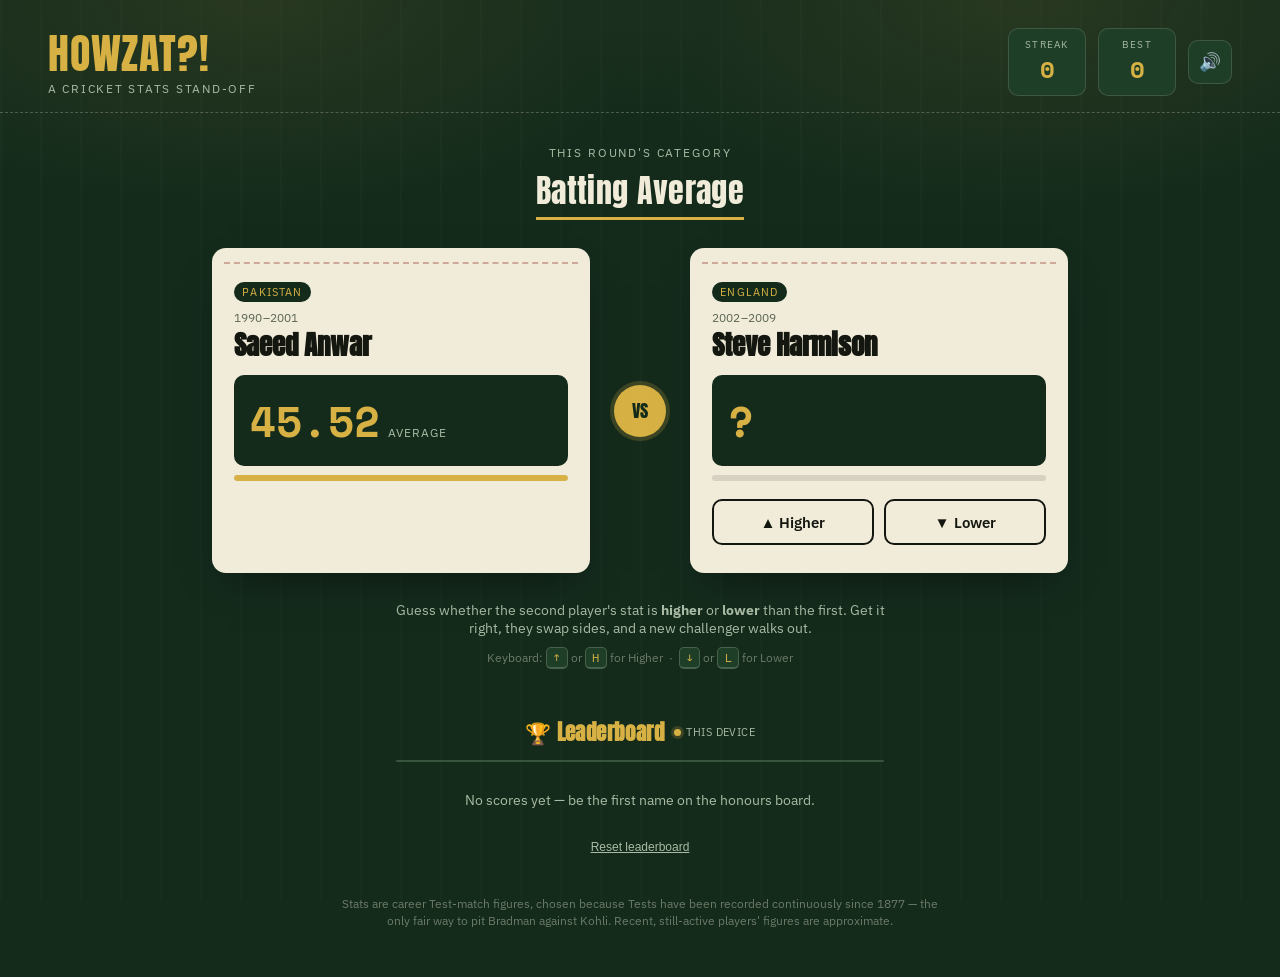
<file: index.html>
<!DOCTYPE html>
<html lang="en">
<head>
<meta charset="UTF-8">
<meta name="viewport" content="width=device-width, initial-scale=1.0">
<title>HOWZAT?! — Higher or Lower Cricket Stats</title>
<link rel="preconnect" href="https://fonts.googleapis.com">
<link href="https://fonts.googleapis.com/css2?family=Anton&family=Space+Mono:wght@400;700&family=IBM+Plex+Sans:wght@400;500;600&display=swap" rel="stylesheet">
<link rel="stylesheet" href="style.css">
</head>
<body>

<div class="stadium-glow"></div>
<div class="confetti-layer" id="confettiLayer"></div>
<div class="milestone-banner hidden" id="milestoneBanner"></div>

<header class="topbar">
  <div class="brand">
    <span class="brand-main">HOWZAT?!</span>
    <span class="brand-sub">a cricket stats stand-off</span>
  </div>
  <div class="score-panel">
    <div class="score-box">
      <span class="score-label">Streak</span>
      <span class="score-value" id="streak">0</span>
    </div>
    <div class="score-box">
      <span class="score-label">Best</span>
      <span class="score-value" id="best">0</span>
    </div>
    <button class="icon-btn" id="soundToggle" type="button" aria-pressed="true" title="Toggle sound">🔊</button>
  </div>
</header>

<main class="arena">

  <div class="stat-banner">
    <span class="stat-banner-eyebrow">This round's category</span>
    <span class="stat-banner-value" id="statCategory">—</span>
  </div>

  <div class="battle" id="battle">

    <article class="player-card" id="cardA">
      <div class="card-seam"></div>
      <div class="country-tag" id="countryA"></div>
      <p class="era-tag" id="eraA"></p>
      <h2 class="player-name" id="nameA"></h2>
      <div class="stat-window">
        <span class="stat-figure" id="valueA">0</span>
        <span class="stat-unit" id="unitA"></span>
      </div>
      <div class="compare-bar-track"><div class="compare-bar" id="barA"></div></div>
    </article>

    <div class="vs-seam">
      <span>VS</span>
    </div>

    <article class="player-card guess-card" id="cardB">
      <div class="card-seam"></div>
      <div class="country-tag" id="countryB"></div>
      <p class="era-tag" id="eraB"></p>
      <h2 class="player-name" id="nameB"></h2>
      <div class="stat-window">
        <span class="stat-figure" id="valueB">?</span>
        <span class="stat-unit" id="unitB"></span>
      </div>
      <div class="compare-bar-track"><div class="compare-bar" id="barB"></div></div>
      <div class="guess-buttons" id="guessButtons">
        <button class="guess-btn higher" id="higherBtn" type="button">▲ Higher</button>
        <button class="guess-btn lower" id="lowerBtn" type="button">▼ Lower</button>
      </div>
    </article>

  </div>

  <p class="hint">Guess whether the second player's stat is <strong>higher</strong> or <strong>lower</strong> than the first. Get it right, they swap sides, and a new challenger walks out.</p>
  <p class="kbd-hint">Keyboard: <kbd>&uarr;</kbd> or <kbd>H</kbd> for Higher &nbsp;·&nbsp; <kbd>&darr;</kbd> or <kbd>L</kbd> for Lower</p>

</main>

<div class="out-stamp hidden" id="outStamp">OUT</div>

<div class="modal-overlay hidden" id="gameOverModal">
  <div class="modal">
    <p class="modal-eyebrow">Innings over</p>
    <h2 class="modal-title">You're out for <span id="finalStreak">0</span></h2>
    <p class="modal-sub" id="modalSub"></p>

    <div class="modal-form" id="nameForm">
      <input type="text" id="playerNameInput" maxlength="18" placeholder="Enter your name" autocomplete="off">
      <button class="primary-btn" id="submitScoreBtn" type="button">Add to leaderboard</button>
    </div>

    <button class="secondary-btn" id="playAgainBtn" type="button">Play again</button>
  </div>
</div>

<section class="leaderboard">
  <div class="leaderboard-header">
    <h3>🏆 Leaderboard</h3>
    <span class="lb-status" id="lbStatus">
      <span class="lb-status-dot"></span>
      <span id="lbStatusText">This device</span>
    </span>
  </div>
  <ol id="leaderboardList" class="leaderboard-list"></ol>
  <p class="leaderboard-empty hidden" id="leaderboardEmpty">No scores yet — be the first name on the honours board.</p>
  <button class="reset-btn" id="clearBoardBtn" type="button">Reset leaderboard</button>
</section>

<footer class="site-footer">
  Stats are career Test-match figures, chosen because Tests have been recorded continuously since 1877 — the only fair way to pit Bradman against Kohli. Recent, still-active players' figures are approximate.
</footer>

<script src="players.js"></script>
<script src="script.js"></script>
</body>
</html>
</file>
<file: style.css>
/* ============================================================
   HOWZAT?! — design tokens
   Palette: night-match floodlit outfield
   --pitch:        #142B1C   deep grass, background
   --pitch-2:      #1E3E28   lighter turf, card wells
   --cream:        #F1ECDA   scorecard paper
   --gold:         #D8B144   willow / correct
   --leather:      #8C2F24   ball leather / wrong, accents
   --ink:          #14170F   text on cream
   --chalk:        #A9BBA4   muted text on dark
   Display face: 'Anton' (scoreboard block caps)
   Body face:    'IBM Plex Sans'
   Numeral face: 'Space Mono' (ticking scoreboard digits)
   ============================================================ */

:root{
  --pitch:#142B1C;
  --pitch-2:#1E3E28;
  --pitch-3:#274C31;
  --cream:#F1ECDA;
  --gold:#D8B144;
  --leather:#8C2F24;
  --ink:#14170F;
  --chalk:#A9BBA4;
  --radius:14px;
}

*{ box-sizing:border-box; }

html,body{
  margin:0;
  padding:0;
  min-height:100%;
  background:var(--pitch);
  color:var(--cream);
  font-family:'IBM Plex Sans', sans-serif;
}

body{
  position:relative;
  overflow-x:hidden;
  padding-bottom:3rem;
}

/* subtle floodlight glow, like night-match haze over the outfield */
.stadium-glow{
  position:fixed;
  inset:0;
  z-index:0;
  pointer-events:none;
  background:
    radial-gradient(ellipse 60% 40% at 20% 0%, rgba(216,177,68,0.10), transparent 60%),
    radial-gradient(ellipse 60% 40% at 80% 0%, rgba(216,177,68,0.10), transparent 60%),
    repeating-linear-gradient(90deg, rgba(255,255,255,0.015) 0 2px, transparent 2px 40px);
}

/* ---------- header ---------- */
.topbar{
  position:relative;
  z-index:1;
  display:flex;
  justify-content:space-between;
  align-items:flex-end;
  flex-wrap:wrap;
  gap:1rem;
  padding:1.75rem clamp(1rem, 5vw, 3rem) 1rem;
  border-bottom:1px dashed rgba(241,236,218,0.25);
}

.brand-main{
  display:block;
  font-family:'Anton', sans-serif;
  font-size:clamp(1.8rem, 4vw, 2.6rem);
  letter-spacing:0.02em;
  color:var(--gold);
  line-height:1;
}

.brand-sub{
  display:block;
  font-size:0.78rem;
  letter-spacing:0.14em;
  text-transform:uppercase;
  color:var(--chalk);
  margin-top:0.35rem;
}

.score-panel{ display:flex; gap:0.75rem; align-items:center; }

.icon-btn{
  background:var(--pitch-2);
  border:1px solid rgba(241,236,218,0.15);
  border-radius:10px;
  width:44px;
  height:44px;
  font-size:1.1rem;
  cursor:pointer;
  color:var(--cream);
  transition:transform 0.12s ease, background 0.15s ease;
}

.icon-btn:hover{ transform:translateY(-2px); background:var(--pitch-3); }
.icon-btn[aria-pressed="false"]{ opacity:0.45; }

.score-box{
  background:var(--pitch-2);
  border:1px solid rgba(241,236,218,0.15);
  border-radius:10px;
  padding:0.5rem 1rem;
  text-align:center;
  min-width:78px;
}

.score-label{
  display:block;
  font-size:0.65rem;
  letter-spacing:0.12em;
  text-transform:uppercase;
  color:var(--chalk);
}

.score-value{
  display:block;
  font-family:'Space Mono', monospace;
  font-weight:700;
  font-size:1.5rem;
  color:var(--gold);
}

/* ---------- arena ---------- */
.arena{
  position:relative;
  z-index:1;
  max-width:920px;
  margin:0 auto;
  padding:2rem clamp(1rem, 5vw, 2rem) 0;
}

.stat-banner{
  display:flex;
  flex-direction:column;
  align-items:center;
  text-align:center;
  margin-bottom:1.75rem;
}

.stat-banner-eyebrow{
  font-size:0.72rem;
  letter-spacing:0.16em;
  text-transform:uppercase;
  color:var(--chalk);
  margin-bottom:0.35rem;
}

.stat-banner-value{
  font-family:'Anton', sans-serif;
  font-size:clamp(1.4rem, 4vw, 2rem);
  color:var(--cream);
  letter-spacing:0.01em;
  border-bottom:3px solid var(--gold);
  padding-bottom:0.15rem;
}

.battle{
  display:grid;
  grid-template-columns:1fr auto 1fr;
  align-items:stretch;
  gap:0 clamp(0.5rem, 3vw, 1.5rem);
}

@media (max-width:640px){
  .battle{ grid-template-columns:1fr; gap:1.25rem; }
  .vs-seam{ margin:0 auto; }
}

.player-card{
  position:relative;
  background:var(--cream);
  color:var(--ink);
  border-radius:var(--radius);
  padding:1.5rem 1.35rem 1.75rem;
  overflow:hidden;
  box-shadow:0 18px 40px -18px rgba(0,0,0,0.55);
  transition:transform 0.25s ease;
  animation:card-in 0.4s ease;
}

@keyframes card-in{
  from{ opacity:0; transform:translateY(14px) scale(0.98); }
  to{ opacity:1; transform:translateY(0) scale(1); }
}

.score-box.pulse{
  animation:pulse-box 0.5s ease;
}

@keyframes pulse-box{
  0%{ transform:scale(1); }
  40%{ transform:scale(1.18); }
  100%{ transform:scale(1); }
}

/* stitched seam decoration along the top of each card, evoking a cricket ball */
.card-seam{
  position:absolute;
  top:14px; left:12px; right:12px;
  height:0;
  border-top:2px dashed var(--leather);
  opacity:0.35;
}

.country-tag{
  display:inline-block;
  font-size:0.68rem;
  letter-spacing:0.1em;
  text-transform:uppercase;
  background:var(--pitch);
  color:var(--gold);
  padding:0.2rem 0.55rem;
  border-radius:20px;
  margin-top:0.6rem;
}

.era-tag{
  font-size:0.72rem;
  color:#5c6653;
  margin:0.5rem 0 0;
  letter-spacing:0.02em;
}

.player-name{
  font-family:'Anton', sans-serif;
  font-size:clamp(1.3rem, 3.4vw, 1.7rem);
  margin:0.35rem 0 1rem;
  line-height:1.05;
}

.stat-window{
  display:flex;
  align-items:baseline;
  gap:0.5rem;
  background:var(--pitch);
  border-radius:10px;
  padding:0.9rem 1rem;
}

.stat-figure{
  font-family:'Space Mono', monospace;
  font-weight:700;
  font-size:clamp(2rem, 6vw, 2.6rem);
  color:var(--gold);
  transition:transform 0.15s ease;
}

.stat-figure.flip{
  animation:flip-reveal 0.5s ease;
}

@keyframes flip-reveal{
  0%{ transform:rotateX(90deg); opacity:0.2; }
  60%{ transform:rotateX(0deg); opacity:1; }
  100%{ transform:rotateX(0deg); }
}

.stat-unit{
  font-size:0.78rem;
  color:var(--chalk);
  text-transform:uppercase;
  letter-spacing:0.08em;
}

.compare-bar-track{
  height:6px;
  border-radius:4px;
  background:rgba(20,23,15,0.12);
  margin-top:0.6rem;
  overflow:hidden;
}

.compare-bar{
  height:100%;
  width:0%;
  border-radius:4px;
  background:var(--gold);
  transition:width 0.6s cubic-bezier(.2,.8,.3,1), background 0.3s ease;
}

.compare-bar.wrong-bar{ background:var(--leather); }

.guess-buttons{
  display:flex;
  gap:0.6rem;
  margin-top:1.1rem;
}

.guess-btn{
  flex:1;
  font-family:'IBM Plex Sans', sans-serif;
  font-weight:600;
  font-size:0.95rem;
  padding:0.7rem 0.5rem;
  border-radius:10px;
  border:2px solid var(--ink);
  background:transparent;
  color:var(--ink);
  cursor:pointer;
  transition:background 0.15s ease, color 0.15s ease, transform 0.1s ease;
}

.guess-btn:hover{ transform:translateY(-2px); }
.guess-btn.higher:hover{ background:var(--gold); border-color:var(--gold); }
.guess-btn.lower:hover{ background:var(--leather); border-color:var(--leather); color:var(--cream); }
.guess-btn:disabled{ opacity:0.4; cursor:default; transform:none; }

.player-card.correct{ outline:3px solid var(--gold); }
.player-card.wrong{ outline:3px solid var(--leather); }

.vs-seam{
  align-self:center;
  font-family:'Anton', sans-serif;
  font-size:1.1rem;
  color:var(--pitch);
  background:var(--gold);
  width:52px;
  height:52px;
  border-radius:50%;
  display:flex;
  align-items:center;
  justify-content:center;
  box-shadow:0 0 0 4px rgba(216,177,68,0.2);
}

.hint{
  text-align:center;
  font-size:0.85rem;
  color:var(--chalk);
  max-width:520px;
  margin:1.75rem auto 0;
}

.kbd-hint{
  text-align:center;
  font-size:0.78rem;
  color:#6c7a68;
  margin:0.6rem auto 0;
}

kbd{
  display:inline-block;
  font-family:'Space Mono', monospace;
  font-size:0.75rem;
  background:var(--pitch-2);
  border:1px solid rgba(241,236,218,0.2);
  border-bottom-width:2px;
  border-radius:5px;
  padding:0.05rem 0.4rem;
  color:var(--gold);
}

/* ---------- OUT stamp ---------- */
.out-stamp{
  position:fixed;
  top:50%; left:50%;
  transform:translate(-50%,-50%) rotate(-12deg) scale(0.6);
  font-family:'Anton', sans-serif;
  font-size:clamp(3rem, 12vw, 7rem);
  color:var(--leather);
  border:0.15em solid var(--leather);
  padding:0.1em 0.4em;
  border-radius:12px;
  opacity:0;
  pointer-events:none;
  z-index:20;
  transition:opacity 0.15s ease, transform 0.35s cubic-bezier(.2,1.5,.4,1);
}

.out-stamp.show{
  opacity:0.92;
  transform:translate(-50%,-50%) rotate(-12deg) scale(1);
}

.hidden{ display:none !important; }

/* ---------- milestone hype banner ---------- */
.milestone-banner{
  position:fixed;
  top:1.25rem;
  left:50%;
  transform:translateX(-50%) translateY(-20px);
  z-index:25;
  background:var(--gold);
  color:var(--ink);
  font-family:'Anton', sans-serif;
  letter-spacing:0.04em;
  font-size:1rem;
  padding:0.6rem 1.4rem;
  border-radius:30px;
  box-shadow:0 12px 30px -10px rgba(0,0,0,0.5);
  opacity:0;
  transition:opacity 0.25s ease, transform 0.25s ease;
}

.milestone-banner.show{
  opacity:1;
  transform:translateX(-50%) translateY(0);
}

/* ---------- confetti ---------- */
.confetti-layer{
  position:fixed;
  inset:0;
  pointer-events:none;
  z-index:24;
  overflow:hidden;
}

.confetti-piece{
  position:absolute;
  top:-10px;
  width:8px;
  height:14px;
  opacity:0.9;
  animation:confetti-fall linear forwards;
}

@keyframes confetti-fall{
  to{ transform:translateY(105vh) rotate(540deg); opacity:0.4; }
}

/* ---------- modal ---------- */
.modal-overlay{
  position:fixed; inset:0;
  background:rgba(10,18,12,0.78);
  display:flex; align-items:center; justify-content:center;
  z-index:30;
  padding:1rem;
}

.modal{
  background:var(--cream);
  color:var(--ink);
  border-radius:var(--radius);
  padding:2rem clamp(1.25rem,5vw,2.5rem);
  max-width:400px;
  width:100%;
  text-align:center;
  box-shadow:0 30px 60px -20px rgba(0,0,0,0.6);
}

.modal-eyebrow{
  font-size:0.7rem;
  letter-spacing:0.14em;
  text-transform:uppercase;
  color:var(--leather);
  margin:0 0 0.4rem;
}

.modal-title{
  font-family:'Anton', sans-serif;
  font-size:1.9rem;
  margin:0 0 0.5rem;
}

.modal-title span{ color:var(--leather); }

.modal-sub{
  font-size:0.88rem;
  color:#5c6653;
  margin:0 0 1.4rem;
}

.modal-form{
  display:flex;
  flex-direction:column;
  gap:0.6rem;
  margin-bottom:1rem;
}

.modal-form input{
  font-family:'IBM Plex Sans', sans-serif;
  font-size:0.95rem;
  padding:0.7rem 0.9rem;
  border-radius:10px;
  border:2px solid var(--ink);
  background:#fff;
}

.primary-btn{
  font-family:'IBM Plex Sans', sans-serif;
  font-weight:600;
  background:var(--gold);
  color:var(--ink);
  border:none;
  border-radius:10px;
  padding:0.75rem;
  cursor:pointer;
  font-size:0.95rem;
}

.primary-btn:disabled{ opacity:0.5; cursor:default; }

.secondary-btn{
  font-family:'IBM Plex Sans', sans-serif;
  font-weight:600;
  background:transparent;
  color:var(--ink);
  border:2px solid var(--ink);
  border-radius:10px;
  padding:0.65rem;
  width:100%;
  cursor:pointer;
  font-size:0.9rem;
}

/* ---------- leaderboard ---------- */
.leaderboard{
  position:relative;
  z-index:1;
  max-width:520px;
  margin:3rem auto 0;
  padding:0 1rem;
}

.leaderboard h3{
  font-family:'Anton', sans-serif;
  font-size:1.3rem;
  color:var(--gold);
  letter-spacing:0.02em;
  margin:0;
}

.leaderboard-header{
  display:flex;
  align-items:center;
  justify-content:center;
  gap:0.6rem;
  margin-bottom:0.75rem;
}

.lb-status{
  display:flex;
  align-items:center;
  gap:0.35rem;
  font-size:0.7rem;
  color:var(--chalk);
  letter-spacing:0.04em;
  text-transform:uppercase;
}

.lb-status-dot{
  width:7px;
  height:7px;
  border-radius:50%;
  background:var(--gold);
  box-shadow:0 0 0 3px rgba(216,177,68,0.2);
}

.leaderboard-list{
  list-style:none;
  counter-reset:rank;
  margin:0;
  padding:0;
  background:var(--pitch-2);
  border-radius:var(--radius);
  border:1px solid rgba(241,236,218,0.12);
  overflow:hidden;
}

.leaderboard-list li{
  counter-increment:rank;
  display:flex;
  align-items:center;
  gap:0.75rem;
  padding:0.65rem 1rem;
  font-family:'Space Mono', monospace;
  font-size:0.9rem;
  border-bottom:1px dashed rgba(241,236,218,0.12);
  transition:background 0.4s ease;
}

.leaderboard-list li.new-entry{
  background:rgba(216,177,68,0.16);
  animation:new-entry-glow 1.8s ease;
}

@keyframes new-entry-glow{
  0%{ background:rgba(216,177,68,0.45); }
  100%{ background:rgba(216,177,68,0.16); }
}

.leaderboard-list li:last-child{ border-bottom:none; }

.leaderboard-list li::before{
  content:counter(rank);
  color:var(--gold);
  font-weight:700;
  width:1.4rem;
  text-align:right;
}

.leaderboard-list li.medal-1::before{ content:"🥇"; }
.leaderboard-list li.medal-2::before{ content:"🥈"; }
.leaderboard-list li.medal-3::before{ content:"🥉"; }

.leaderboard-list li .lb-name{ flex:1; color:var(--cream); }
.leaderboard-list li .lb-score{ color:var(--gold); font-weight:700; }

.leaderboard-empty{
  text-align:center;
  color:var(--chalk);
  font-size:0.85rem;
  padding:1rem;
}

.reset-btn{
  display:block;
  margin:0.75rem auto 0;
  background:transparent;
  border:none;
  color:var(--chalk);
  font-size:0.75rem;
  text-decoration:underline;
  cursor:pointer;
}

.site-footer{
  position:relative;
  z-index:1;
  max-width:640px;
  margin:2.5rem auto 0;
  padding:0 1.25rem;
  text-align:center;
  font-size:0.72rem;
  line-height:1.5;
  color:#6c7a68;
}

@media (prefers-reduced-motion: reduce){
  .stat-figure.flip{ animation:none; }
  .out-stamp{ transition:none; }
}
</file>
